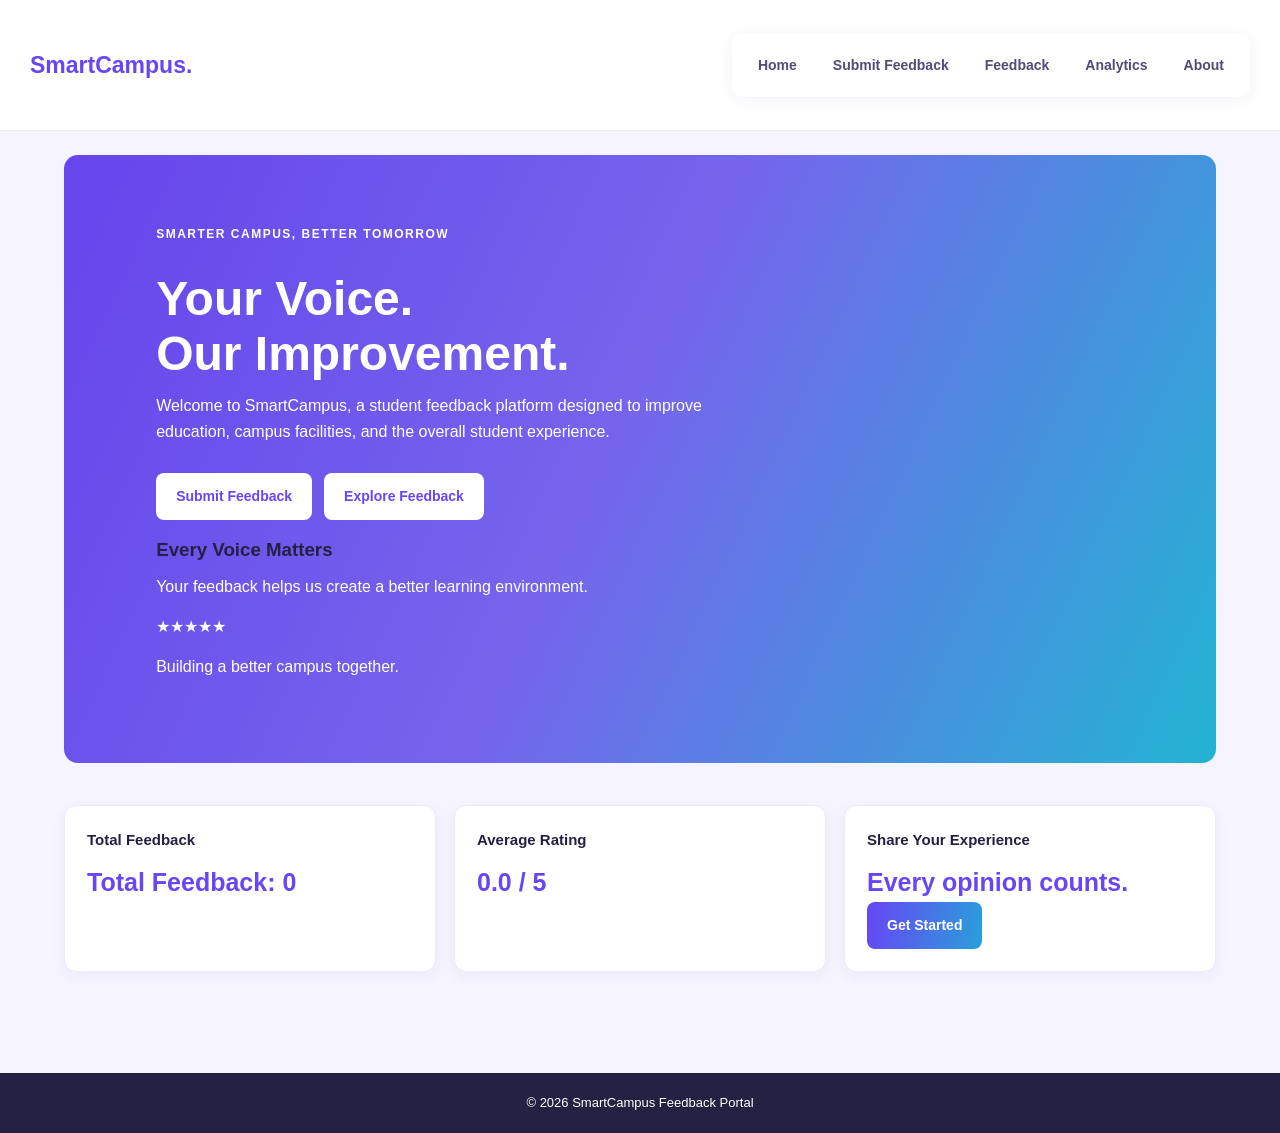
<file: index.html>
<!DOCTYPE html>
<html lang="en">
<head>
    <meta charset="UTF-8">
    <meta name="viewport" content="width=device-width, initial-scale=1.0">
    <title>SmartCampus - Student Feedback Portal</title>
    <link rel="stylesheet" href="style.css">
</head>
<body>

    <header>
        <h1>SmartCampus.</h1>

        <nav>
            <a href="index.html">Home</a>
            <a href="submit.html">Submit Feedback</a>
            <a href="feedback.html">Feedback</a>
            <a href="analytics.html">Analytics</a>
            <a href="about.html">About</a>
        </nav>
    </header>

    <main class="container">

        <section class="welcome">
            <p class="eyebrow">Smarter Campus, Better Tomorrow</p>

            <h2>Your Voice.<br>Our Improvement.</h2>

            <p>
                Welcome to SmartCampus, a student feedback platform designed
                to improve education, campus facilities, and the overall
                student experience.
            </p>

            <div class="hero-buttons">
                <a class="button-link button-secondary" href="submit.html">
                    Submit Feedback
                </a>

                <a class="button-link button-secondary" href="feedback.html">
                    Explore Feedback
                </a>
            </div>

            <h3>Every Voice Matters</h3>

            <p>
                Your feedback helps us create a better learning environment.
            </p>

            <p>★★★★★</p>
            <p>Building a better campus together.</p>
        </section>

        <section class="stats-grid">

            <div class="analytics-card">
                <h2>Total Feedback</h2>
                <p id="homeTotalFeedback">Total Feedback: 0</p>
            </div>

            <div class="analytics-card">
                <h2>Average Rating</h2>
                <p id="homeAverageRating">0.0 / 5</p>
            </div>

            <div class="analytics-card">
                <h2>Share Your Experience</h2>
                <p>Every opinion counts.</p>
                <a class="button-link" href="submit.html">Get Started</a>
            </div>

        </section>

    </main>

    <footer>
        <p>© 2026 SmartCampus Feedback Portal</p>
    </footer>

    <script src="script.js"></script>
</body>
</html>
</file>
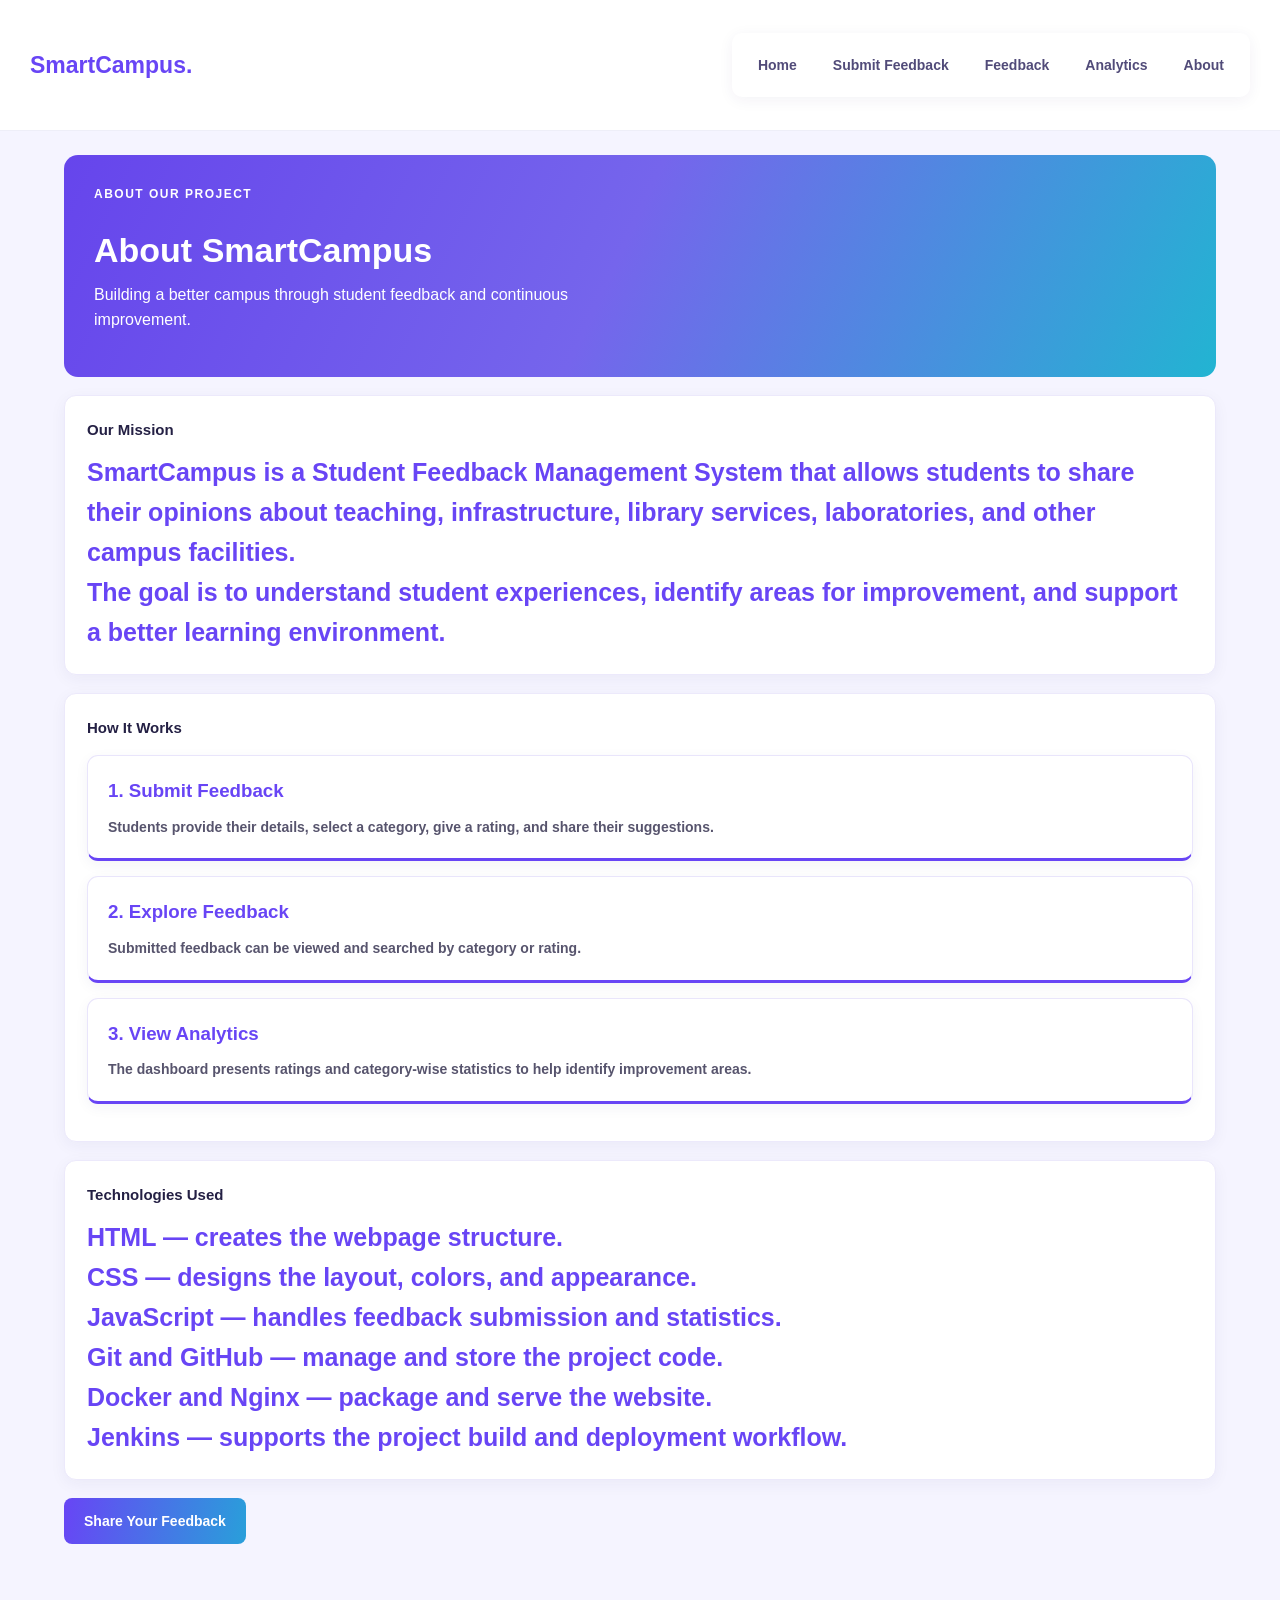
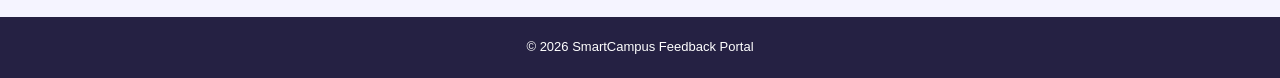
<file: about.html>
<!DOCTYPE html>
<html lang="en">
<head>
    <meta charset="UTF-8">
    <meta name="viewport" content="width=device-width, initial-scale=1.0">
    <title>About - SmartCampus</title>
    <link rel="stylesheet" href="style.css">
</head>
<body>

    <header>
        <h1>SmartCampus.</h1>
        <nav>
            <a href="index.html">Home</a>
            <a href="submit.html">Submit Feedback</a>
            <a href="feedback.html">Feedback</a>
            <a href="analytics.html">Analytics</a>
            <a href="about.html">About</a>
        </nav>
    </header>

    <main class="container">

        <section class="welcome" style="min-height:180px; padding:30px;">
            <p class="eyebrow">About Our Project</p>
            <h2 style="font-size:34px;">About SmartCampus</h2>
            <p>Building a better campus through student feedback and continuous improvement.</p>
        </section>

        <section class="analytics-card">
            <h2>Our Mission</h2>
            <p>
                SmartCampus is a Student Feedback Management System that allows
                students to share their opinions about teaching, infrastructure,
                library services, laboratories, and other campus facilities.
            </p>
            <p>
                The goal is to understand student experiences, identify areas
                for improvement, and support a better learning environment.
            </p>
        </section>

        <section class="analytics-card">
            <h2>How It Works</h2>

            <div class="feedback-card">
                <h3>1. Submit Feedback</h3>
                <p>Students provide their details, select a category, give a rating, and share their suggestions.</p>
            </div>

            <div class="feedback-card">
                <h3>2. Explore Feedback</h3>
                <p>Submitted feedback can be viewed and searched by category or rating.</p>
            </div>

            <div class="feedback-card">
                <h3>3. View Analytics</h3>
                <p>The dashboard presents ratings and category-wise statistics to help identify improvement areas.</p>
            </div>
        </section>

        <section class="analytics-card">
            <h2>Technologies Used</h2>
            <p>HTML — creates the webpage structure.</p>
            <p>CSS — designs the layout, colors, and appearance.</p>
            <p>JavaScript — handles feedback submission and statistics.</p>
            <p>Git and GitHub — manage and store the project code.</p>
            <p>Docker and Nginx — package and serve the website.</p>
            <p>Jenkins — supports the project build and deployment workflow.</p>
        </section>

        <p>
            <a class="button-link" href="submit.html">Share Your Feedback</a>
        </p>

    </main>

    <footer>
        <p>© 2026 SmartCampus Feedback Portal</p>
    </footer>

</body>
</html>
</file>
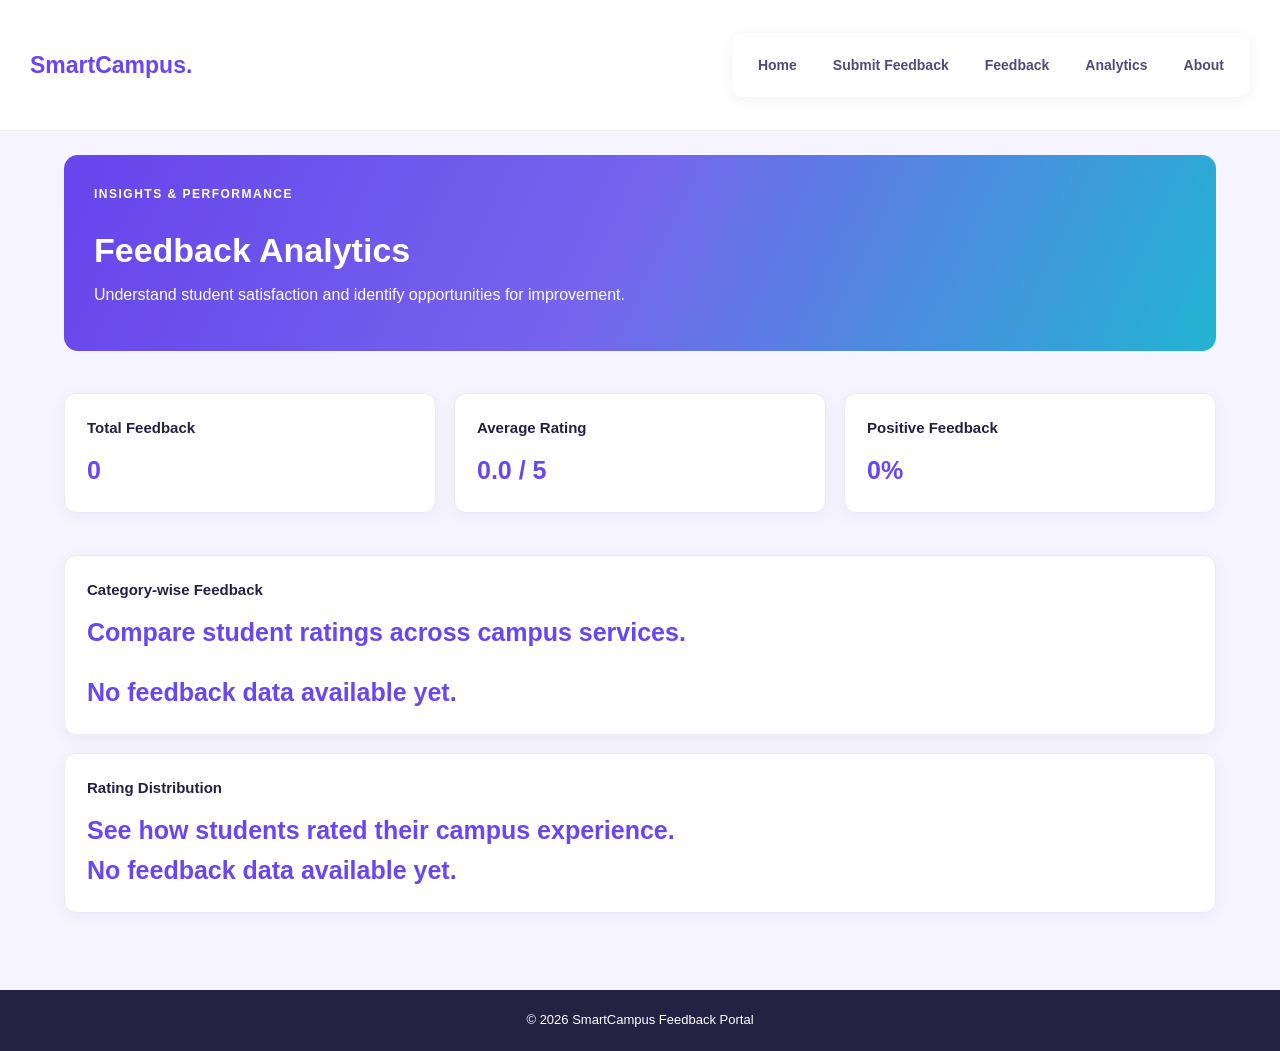
<file: analytics.html>
<!DOCTYPE html>
<html lang="en">
<head>
    <meta charset="UTF-8">
    <meta name="viewport" content="width=device-width, initial-scale=1.0">
    <title>Feedback Analytics - SmartCampus</title>
    <link rel="stylesheet" href="style.css">
</head>
<body>

    <header>
        <h1>SmartCampus.</h1>
        <nav>
            <a href="index.html">Home</a>
            <a href="submit.html">Submit Feedback</a>
            <a href="feedback.html">Feedback</a>
            <a href="analytics.html">Analytics</a>
            <a href="about.html">About</a>
        </nav>
    </header>

    <main class="container">

        <section class="welcome" style="min-height:180px; padding:30px;">
            <p class="eyebrow">Insights &amp; Performance</p>
            <h2 style="font-size:34px;">Feedback Analytics</h2>
            <p>Understand student satisfaction and identify opportunities for improvement.</p>
        </section>

        <section class="stats-grid">

            <div class="analytics-card">
                <h2>Total Feedback</h2>
                <p id="totalFeedback">0</p>
            </div>

            <div class="analytics-card">
                <h2>Average Rating</h2>
                <p id="averageRating">0.0 / 5</p>
            </div>

            <div class="analytics-card">
                <h2>Positive Feedback</h2>
                <p id="positiveFeedback">0%</p>
            </div>

        </section>

        <section class="analytics-card">
            <h2>Category-wise Feedback</h2>
            <p>Compare student ratings across campus services.</p>
            <div id="categoryStats">
                <p>No feedback data available yet.</p>
            </div>
        </section>

        <section class="analytics-card">
            <h2>Rating Distribution</h2>
            <p>See how students rated their campus experience.</p>
            <div id="ratingDistribution">
                <p>No feedback data available yet.</p>
            </div>
        </section>

    </main>

    <footer>
        <p>© 2026 SmartCampus Feedback Portal</p>
    </footer>

    <script src="script.js"></script>
</body>
</html>
</file>
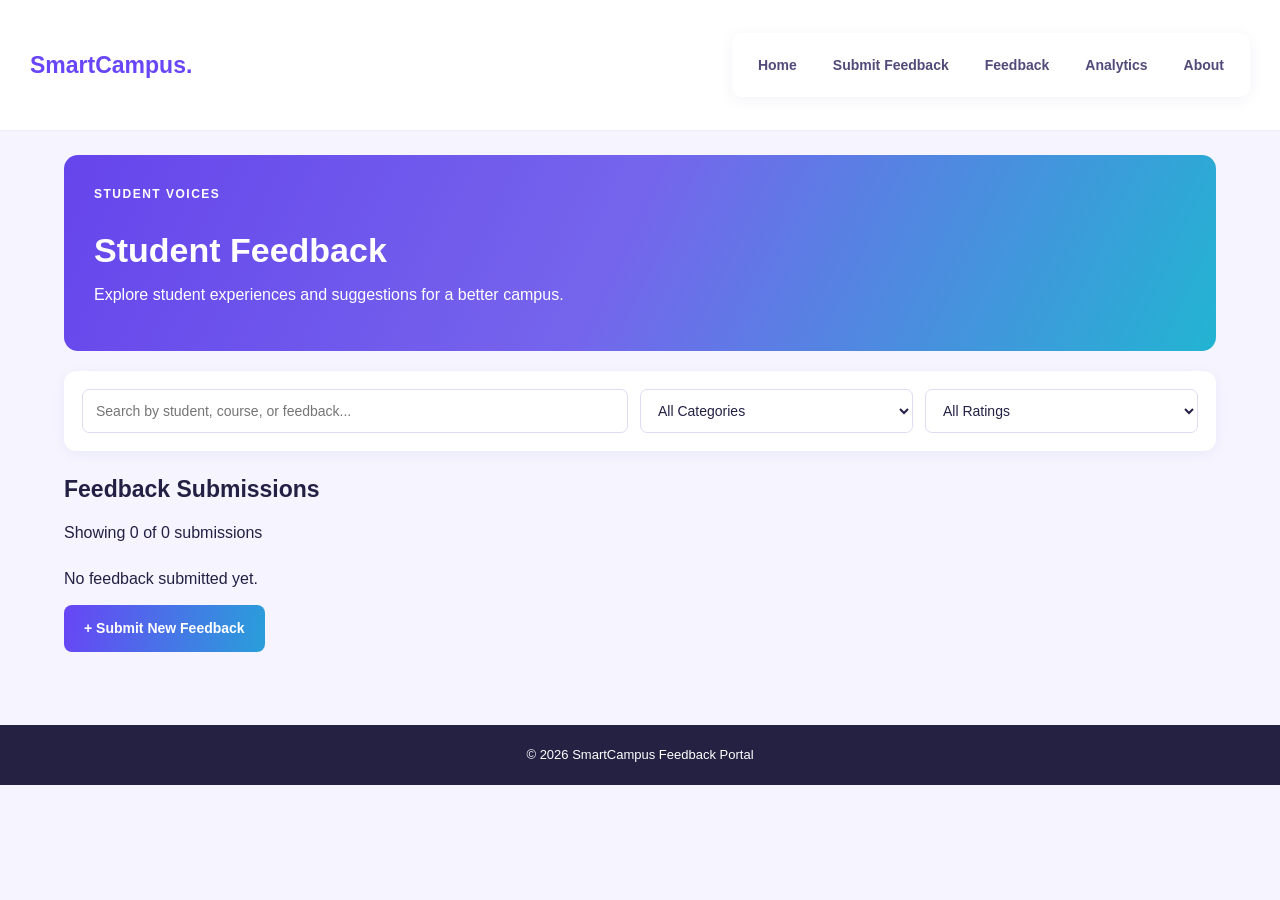
<file: feedback.html>
<!DOCTYPE html>
<html lang="en">
<head>
    <meta charset="UTF-8">
    <meta name="viewport" content="width=device-width, initial-scale=1.0">
    <title>Student Feedback - SmartCampus</title>
    <link rel="stylesheet" href="style.css">
</head>
<body>

    <header>
        <h1>SmartCampus.</h1>
        <nav>
            <a href="index.html">Home</a>
            <a href="submit.html">Submit Feedback</a>
            <a href="feedback.html">Feedback</a>
            <a href="analytics.html">Analytics</a>
            <a href="about.html">About</a>
        </nav>
    </header>

    <main class="container">

        <section class="welcome" style="min-height:180px; padding:30px;">
            <p class="eyebrow">Student Voices</p>
            <h2 style="font-size:34px;">Student Feedback</h2>
            <p>Explore student experiences and suggestions for a better campus.</p>
        </section>

        <section class="filter-bar">
            <input
                type="search"
                id="searchFeedback"
                placeholder="Search by student, course, or feedback..."
                aria-label="Search feedback"
            >

            <select id="filterCategory" aria-label="Filter by category">
                <option value="">All Categories</option>
                <option value="Teaching">Teaching</option>
                <option value="Infrastructure">Infrastructure</option>
                <option value="Library">Library</option>
                <option value="Laboratory">Laboratory</option>
                <option value="Canteen">Canteen</option>
                <option value="Other">Other</option>
            </select>

            <select id="filterRating" aria-label="Filter by rating">
                <option value="">All Ratings</option>
                <option value="5">5 Stars</option>
                <option value="4">4 Stars</option>
                <option value="3">3 Stars</option>
                <option value="2">2 Stars</option>
                <option value="1">1 Star</option>
            </select>
        </section>

        <section>
            <h2>Feedback Submissions</h2>
            <p id="feedbackCount">Total submissions: 0</p>

            <div id="feedbackList">
                <p>No feedback submitted yet.</p>
            </div>
        </section>

        <p>
            <a class="button-link" href="submit.html">+ Submit New Feedback</a>
        </p>

    </main>

    <footer>
        <p>© 2026 SmartCampus Feedback Portal</p>
    </footer>

    <script src="script.js"></script>
</body>
</html>
</file>
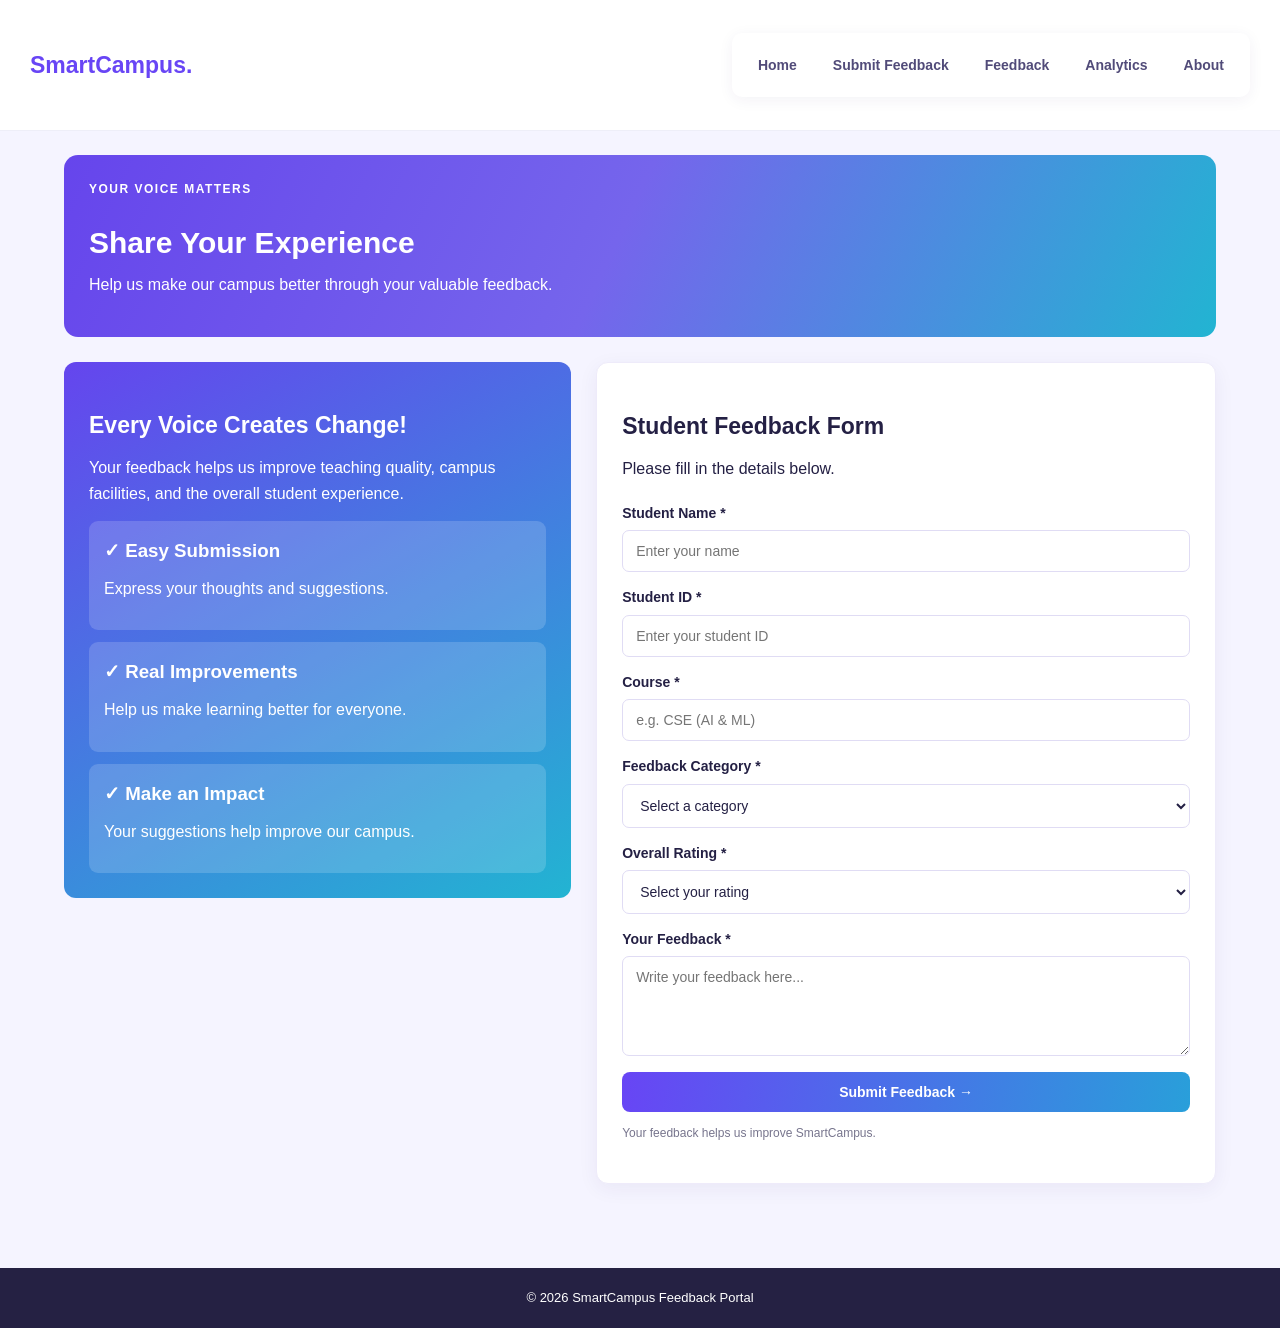
<file: submit.html>
<!DOCTYPE html>
<html lang="en">
<head>
    <meta charset="UTF-8">
    <meta name="viewport" content="width=device-width, initial-scale=1.0">
    <title>Submit Feedback - SmartCampus</title>
    <link rel="stylesheet" href="style.css">
</head>
<body>

    <header>
        <h1>SmartCampus.</h1>
        <nav>
            <a href="index.html">Home</a>
            <a href="submit.html">Submit Feedback</a>
            <a href="feedback.html">Feedback</a>
            <a href="analytics.html">Analytics</a>
            <a href="about.html">About</a>
        </nav>
    </header>

    <main class="container">

        <section class="welcome" style="min-height:150px; padding:25px;">
            <p class="eyebrow">Your Voice Matters</p>
            <h2 style="font-size:30px;">Share Your Experience</h2>
            <p>Help us make our campus better through your valuable feedback.</p>
        </section>

        <section class="feedback-layout">

            <aside class="info-panel">
                <h2>Every Voice Creates Change!</h2>
                <p>
                    Your feedback helps us improve teaching quality,
                    campus facilities, and the overall student experience.
                </p>

                <div class="info-item">
                    <h3>✓ Easy Submission</h3>
                    <p>Express your thoughts and suggestions.</p>
                </div>

                <div class="info-item">
                    <h3>✓ Real Improvements</h3>
                    <p>Help us make learning better for everyone.</p>
                </div>

                <div class="info-item">
                    <h3>✓ Make an Impact</h3>
                    <p>Your suggestions help improve our campus.</p>
                </div>
            </aside>

            <section class="form-panel">
                <h2>Student Feedback Form</h2>
                <p>Please fill in the details below.</p>

                <form id="feedbackForm">

                    <label for="studentName">Student Name *</label>
                    <input
                        type="text"
                        id="studentName"
                        placeholder="Enter your name"
                        required
                    >

                    <label for="studentId">Student ID *</label>
                    <input
                        type="text"
                        id="studentId"
                        placeholder="Enter your student ID"
                        required
                    >

                    <label for="course">Course *</label>
                    <input
                        type="text"
                        id="course"
                        placeholder="e.g. CSE (AI & ML)"
                        required
                    >

                    <label for="category">Feedback Category *</label>
                    <select id="category" required>
                        <option value="">Select a category</option>
                        <option value="Teaching">Teaching</option>
                        <option value="Infrastructure">Infrastructure</option>
                        <option value="Library">Library</option>
                        <option value="Laboratory">Laboratory</option>
                        <option value="Canteen">Canteen</option>
                        <option value="Other">Other</option>
                    </select>

                    <label for="rating">Overall Rating *</label>
                    <select id="rating" required>
                        <option value="">Select your rating</option>
                        <option value="5">★★★★★ - Excellent</option>
                        <option value="4">★★★★ - Very Good</option>
                        <option value="3">★★★ - Good</option>
                        <option value="2">★★ - Fair</option>
                        <option value="1">★ - Poor</option>
                    </select>

                    <label for="feedback">Your Feedback *</label>
                    <textarea
                        id="feedback"
                        rows="4"
                        placeholder="Write your feedback here..."
                        required
                    ></textarea>

                    <button type="submit">Submit Feedback →</button>

                    <p style="font-size:12px; color:#77758d; margin-top:12px;">
                        Your feedback helps us improve SmartCampus.
                    </p>

                </form>
            </section>

        </section>

    </main>

    <footer>
        <p>© 2026 SmartCampus Feedback Portal</p>
    </footer>

    <script src="script.js"></script>
</body>
</html>
</file>
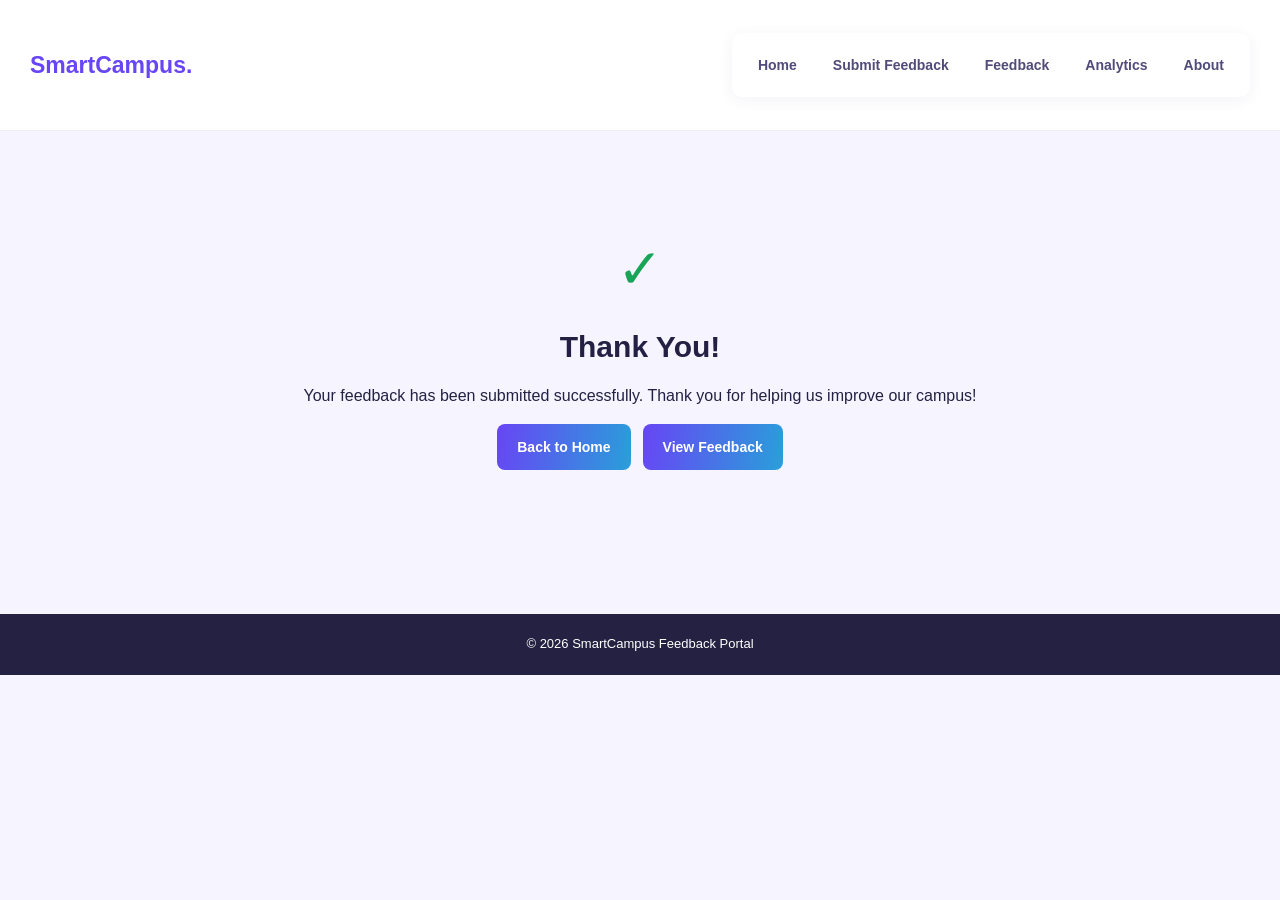
<file: thank-you.html>
<!DOCTYPE html>
<html lang="en">
<head>
    <meta charset="UTF-8">
    <meta name="viewport" content="width=device-width, initial-scale=1.0">
    <title>Thank You - SmartCampus</title>
    <link rel="stylesheet" href="style.css">
</head>
<body>

    <header>
        <h1>SmartCampus.</h1>

        <nav>
            <a href="index.html">Home</a>
            <a href="submit.html">Submit Feedback</a>
            <a href="feedback.html">Feedback</a>
            <a href="analytics.html">Analytics</a>
            <a href="about.html">About</a>
        </nav>
    </header>

    <main class="container">
        <section class="thank-you">
            <div class="success-icon">✓</div>

            <h1>Thank You!</h1>

            <p>
                Your feedback has been submitted successfully.
                Thank you for helping us improve our campus!
            </p>

            <div class="hero-buttons" style="justify-content:center;">
                <a class="button-link" href="index.html">Back to Home</a>

                <a class="button-link" href="feedback.html">View Feedback</a>
            </div>
        </section>
    </main>

    <footer>
        <p>© 2026 SmartCampus Feedback Portal</p>
    </footer>

</body>
</html>
</file>
<file: style.css>
/* SmartCampus - Main Design */

* {
    box-sizing: border-box;
    margin: 0;
    padding: 0;
}

:root {
    --purple: #6845f5;
    --blue: #299fda;
    --dark: #242044;
    --background: #f5f4ff;
    --white: #ffffff;
    --muted: #77758d;
}

body {
    font-family: Arial, Helvetica, sans-serif;
    background: var(--background);
    color: var(--dark);
    line-height: 1.6;
    min-height: 100vh;
}

.container {
    width: 100%;
    max-width: 1200px;
    margin: 0 auto;
    padding: 24px;
    background: transparent;
    border-radius: 0;
    box-shadow: none;
}

/* Header and navigation */

header {
    background: var(--white);
    padding: 15px 30px;
    display: flex;
    align-items: center;
    justify-content: space-between;
    gap: 20px;
    flex-wrap: wrap;
    border-bottom: 1px solid #eeeeF8;
}

header h1 {
    color: var(--purple);
    font-size: 23px;
    margin: 0;
}

header h2 {
    font-size: 15px;
    margin: 0;
    color: var(--dark);
}

header p {
    margin: 0;
    color: var(--muted);
}

nav {
    display: flex;
    justify-content: center;
    align-items: center;
    flex-wrap: wrap;
    gap: 8px;
    padding: 12px;
    background: var(--white);
    border-radius: 10px;
    margin: 18px 0;
    box-shadow: 0 3px 15px rgba(49, 39, 100, 0.06);
}

nav a {
    text-decoration: none;
    color: #514b79;
    padding: 9px 14px;
    border-radius: 7px;
    font-size: 14px;
    font-weight: 600;
}

nav a:hover {
    color: var(--purple);
    background: #f0ecff;
}

h1 {
    font-size: 32px;
    color: var(--dark);
    margin-bottom: 12px;
}

h2 {
    color: var(--dark);
    font-size: 23px;
    margin: 20px 0 12px;
}

h3 {
    color: var(--dark);
    margin-bottom: 10px;
}

p {
    margin-bottom: 14px;
}

/* Home page hero */

.welcome {
    min-height: 390px;
    padding: 70px 8%;
    border-radius: 14px;
    color: white;
    background: linear-gradient(115deg, #6645ec, #7565ec 48%, #22b4d2);
    display: flex;
    flex-direction: column;
    align-items: flex-start;
    justify-content: center;
}

.welcome h2 {
    font-size: clamp(32px, 5vw, 48px);
    line-height: 1.15;
    color: white;
    max-width: 550px;
    margin: 12px 0;
}

.welcome p {
    color: white;
    max-width: 560px;
}

.welcome .eyebrow {
    font-size: 12px;
    text-transform: uppercase;
    letter-spacing: 1.5px;
    font-weight: bold;
}

.hero-buttons {
    display: flex;
    gap: 12px;
    flex-wrap: wrap;
    margin: 15px 0;
}

/* Buttons */

button,
.button-link {
    display: inline-block;
    border: none;
    border-radius: 8px;
    padding: 12px 20px;
    color: white;
    background: linear-gradient(100deg, var(--purple), var(--blue));
    text-decoration: none;
    font-size: 14px;
    font-weight: bold;
    cursor: pointer;
    transition: transform 0.2s, box-shadow 0.2s;
}

button:hover,
.button-link:hover {
    transform: translateY(-2px);
    box-shadow: 0 5px 15px rgba(104, 69, 245, 0.2);
}

.button-secondary {
    background: white;
    color: var(--purple);
}

/* Statistics cards */

.stats-grid {
    display: grid;
    grid-template-columns: repeat(3, minmax(0, 1fr));
    gap: 18px;
    margin: 24px 0;
}

.analytics-card {
    background: white;
    border: 1px solid #ece9fb;
    border-radius: 12px;
    padding: 22px;
    margin: 18px 0;
    box-shadow: 0 4px 16px rgba(46, 36, 100, 0.05);
}

.analytics-card h2 {
    font-size: 15px;
    margin: 0 0 10px;
}

.analytics-card p {
    font-size: 25px;
    font-weight: bold;
    color: var(--purple);
    margin: 0;
}

/* Forms */

form {
    margin-top: 20px;
}

label {
    display: block;
    font-weight: bold;
    font-size: 14px;
    margin: 14px 0 6px;
}

input,
select,
textarea {
    display: block;
    width: 100%;
    padding: 12px 13px;
    border: 1px solid #e0dcf4;
    border-radius: 7px;
    background: white;
    font-family: inherit;
    font-size: 14px;
    color: var(--dark);
}

textarea {
    resize: vertical;
    min-height: 100px;
}

input:focus,
select:focus,
textarea:focus {
    outline: 2px solid #c7baff;
    border-color: var(--purple);
}

form button {
    width: 100%;
    margin-top: 16px;
}

/* Submit page two-column layout */

.feedback-layout {
    display: grid;
    grid-template-columns: 0.9fr 1.1fr;
    gap: 25px;
    align-items: start;
    margin: 25px auto;
}

.info-panel {
    padding: 25px;
    border-radius: 12px;
    background: linear-gradient(150deg, #6545ee, #22b4d2);
    color: white;
}

.info-panel h2,
.info-panel h3 {
    color: white;
}

.info-item {
    padding: 15px;
    margin-top: 12px;
    background: rgba(255, 255, 255, 0.16);
    border-radius: 9px;
}

.form-panel {
    padding: 25px;
    background: white;
    border: 1px solid #eeebfa;
    border-radius: 12px;
    box-shadow: 0 5px 20px rgba(48, 35, 100, 0.06);
}

.rating-options {
    display: flex;
    flex-wrap: wrap;
    gap: 8px;
}

.rating-options label {
    margin: 0;
    padding: 8px 12px;
    border: 1px solid #e1dcf8;
    border-radius: 7px;
    cursor: pointer;
}

.rating-options input {
    display: inline;
    width: auto;
}

/* Feedback cards */

#feedbackList,
#categoryStats {
    margin-top: 20px;
}

.feedback-card {
    background: white;
    border: 1px solid #e9e5fb;
    border-bottom: 3px solid var(--purple);
    border-radius: 11px;
    padding: 20px;
    margin: 15px 0;
    box-shadow: 0 4px 14px rgba(46, 36, 100, 0.05);
    overflow-wrap: anywhere;
}

.feedback-card h3 {
    color: var(--purple);
}

.feedback-card p {
    color: #57546d;
    font-size: 14px;
}

/* Search and filters */

.filter-bar {
    display: grid;
    grid-template-columns: 2fr 1fr 1fr;
    gap: 12px;
    padding: 18px;
    margin: 20px 0;
    background: white;
    border-radius: 12px;
    box-shadow: 0 3px 14px rgba(46, 36, 100, 0.05);
}

/* Analytics progress bars */

.stat-row {
    margin: 15px 0;
}

.stat-label {
    display: flex;
    justify-content: space-between;
    gap: 10px;
    font-size: 14px;
    margin-bottom: 6px;
}

.progress-track {
    height: 10px;
    background: #eeebfa;
    border-radius: 20px;
    overflow: hidden;
}

.progress-fill {
    height: 100%;
    background: linear-gradient(90deg, var(--purple), var(--blue));
    border-radius: 20px;
}

/* Thank-you page */

.thank-you {
    text-align: center;
    padding: 70px 20px;
    background: #f5f4ff;
    border-radius: 12px;
}

.success-icon {
    color: #18a558;
    font-size: 55px;
    margin-bottom: 10px;
}

.thank-you h1 {
    font-size: 30px;
}

/* About and footer */

ul {
    padding-left: 25px;
    margin: 15px 0;
}

li {
    margin-bottom: 8px;
}

footer {
    background: #252143;
    color: white;
    text-align: center;
    padding: 20px;
    margin-top: 35px;
}

footer p {
    margin: 0;
    font-size: 13px;
}

/* Responsive layout */

@media (max-width: 750px) {
    .container {
        padding: 14px;
    }

    header {
        padding: 18px;
    }

    .feedback-layout,
    .stats-grid,
    .filter-bar {
        grid-template-columns: 1fr;
    }

    .welcome {
        min-height: 330px;
        padding: 35px 22px;
    }

    .welcome h2 {
        font-size: 32px;
    }

    h1 {
        font-size: 27px;
    }
}
</file>
